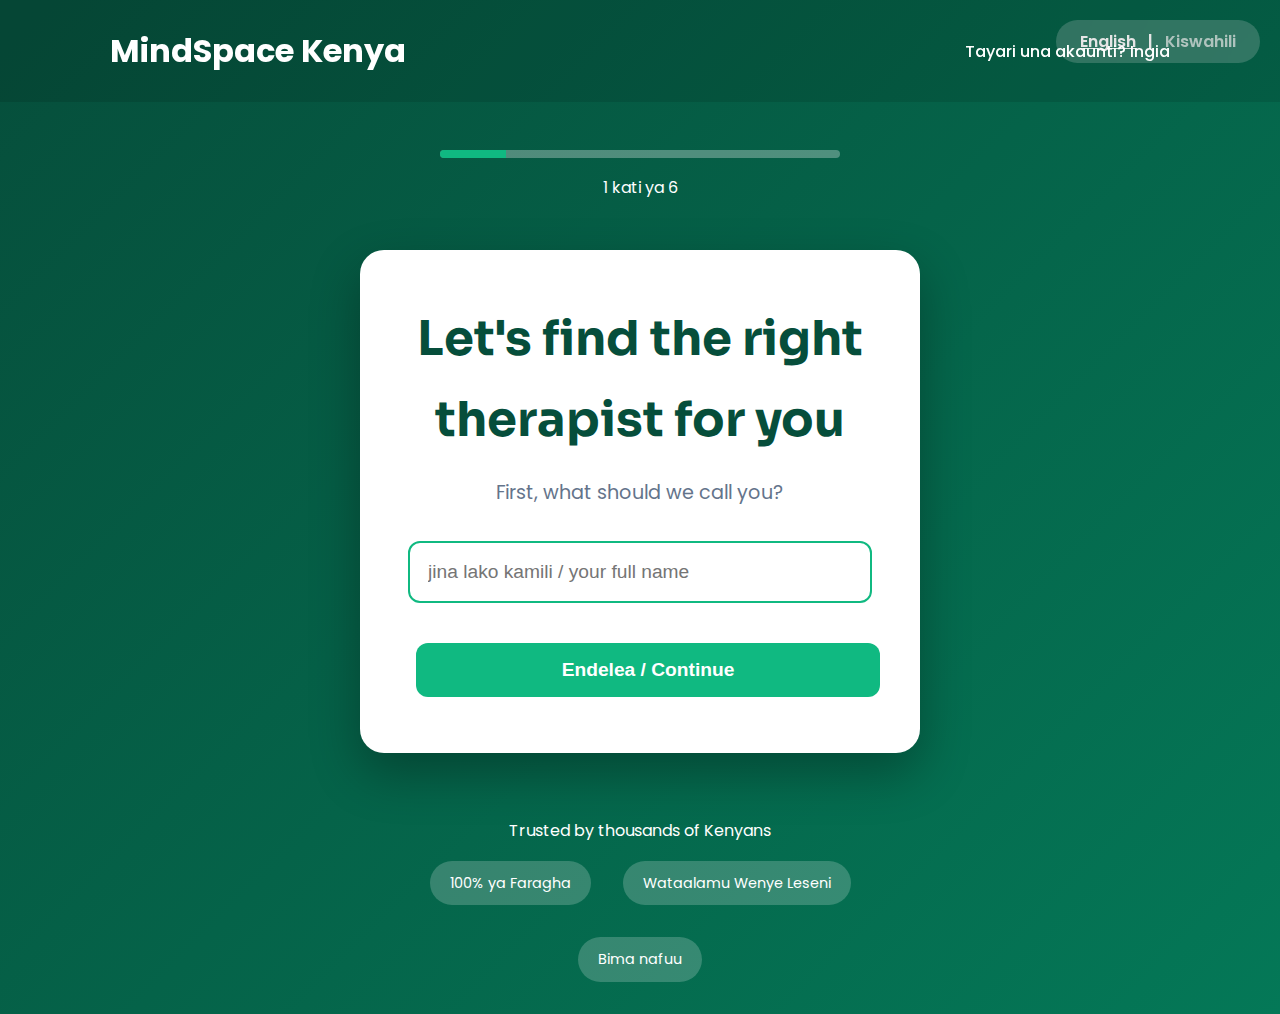
<file: getstarted.html>
<!DOCTYPE html>
<html lang="sw">
<head>
  <meta charset="UTF-8">
  <meta name="viewport" content="width=device-width, initial-scale=1.0">
  <title>Tuanze - MindSpace Kenya</title>
  <link rel="stylesheet" href="css/styles.css">
  <link href="https://fonts.googleapis.com/css2?family=Sora:wght@300;400;500;600;700&family=Poppins:wght@400;500;600;700&display=swap" rel="stylesheet">
  <style>
    .lang-toggle {
      position: absolute;
      top: 20px;
      right: 20px;
      background: rgba(255,255,255,0.2);
      padding: 8px 16px;
      border-radius: 50px;
      color: white;
      cursor: pointer;
      font-weight: 600;
      backdrop-filter: blur(10px);
    }
    .lang-toggle span { margin: 0 8px; opacity: 0.7; }
    .lang-toggle .active { opacity: 1; text-decoration: underline; }
    .big-options { gap: 1.5rem; margin: 4rem 0; }
    .option-btn { padding: 28px 20px; font-size: 1.5rem !important; }
    h1 { font-size: 3rem !important; }
  </style>
</head>
<body class="getstarted-page">

  <div class="lang-toggle">
    <span class="lang-en active" onclick="setLanguage('en')">English</span> |
    <span class="lang-sw" onclick="setLanguage('sw')">Kiswahili</span>
  </div>

  <header class="simple-header">
    <div class="container">
      <div class="logo">MindSpace Kenya</div>
      <a href="login.html" class="text-link">Tayari una akaunti? Ingia</a>
    </div>
  </header>

  <main class="getstarted-container">
    <div class="progress-container">
      <div class="progress-bar"><div class="progress-fill" id="progressFill"></div></div>
      <p><span id="currentStep">1</span> kati ya 6</p>
    </div>

    <div class="question-card">
      <!-- STEP 1 -->
      <div id="step1" class="step active">
        <h1 data-en="Let's find the right therapist for you" data-sw="Hebu tukupatie mtaalamu anayekufaa">Let's find the right therapist for you</h1>
        <p class="subtitle" data-en="First, what should we call you?" data-sw="Kwanza, tunakuitaje?">First, what should we call you?</p>
        <input type="text" id="userNameInput" placeholder="jina lako kamili / your full name" class="big-input" autofocus>
        <button onclick="saveNameAndNext()" class="primary-btn">Endelea / Continue</button>
      </div>

      <!-- STEP 2 -->
      <div id="step2" class="step">
        <h1 data-en="What's bringing you here today?" data-sw="Ni nini kinakuleta hapa leo?">What's bringing you here today?</h1>
        <p class="subtitle" data-en="Select all that apply" data-sw="Chagua yote yanayokuhusu">Select all that apply</p>
        <div class="options-grid">
          <label><input type="checkbox" value="Stress & Anxiety"><span data-en="Stress & Anxiety" data-sw="Wasiwasi na Msongo">Stress & Anxiety</span></label>
          <label><input type="checkbox" value="Depression"><span data-en="Depression" data-sw="Unenyegevunyevu / Kukosa moyo">Depression</span></label>
          <label><input type="checkbox" value="Relationships"><span data-en="Relationships" data-sw="Mahusiano">Relationships</span></label>
          <label><input type="checkbox" value="Family Conflict"><span data-en="Family Conflict" data-sw="Migogoro ya Familia">Family Conflict</span></label>
          <label><input type="checkbox" value="Grief"><span data-en="Grief & Loss" data-sw="Huzuni na Msiba">Grief & Loss</span></label>
          <label><input type="checkbox" value="Trauma"><span data-en="Trauma" data-sw="Jeraha la Moyo">Trauma</span></label>
          <label><input type="checkbox" value="Self-esteem"><span data-en="Self-esteem" data-sw="Kujistahi">Self-esteem</span></label>
          <label><input type="checkbox" value="Work Stress"><span data-en="Work Stress" data-sw="Msongo wa Kazi">Work Stress</span></label>
        </div>
        <button onclick="nextStep(3)" class="primary-btn">Endelea / Continue</button>
      </div>

      <!-- STEP 3 -->
      <div id="step3" class="step">
        <h1 data-en="Have you ever attended therapy before?" data-sw="Umewahi kupata ushauri nasaha wa kitaalamu hapo awali?">Have you ever attended therapy before?</h1>
        <p class="subtitle" data-en="This helps us match you better" data-sw="Hii inatusaidia kukupatia mtaalamu anayefaa zaidi">This helps us match you better</p>
        <div class="big-options">
          <button onclick="selectOption(this); setAnswer('therapyBefore', 'Ndiyo'); nextStep(4)" class="option-btn">Ndiyo</button>
          <button onclick="selectOption(this); setAnswer('therapyBefore', 'Hapana'); nextStep(4)" class="option-btn">Hapana</button>
          <button onclick="selectOption(this); setAnswer('therapyBefore', 'Sijui'); nextStep(4)" class="option-btn">Sijui</button>
        </div>
      </div>

      <!-- STEP 4 -->
      <div id="step4" class="step">
        <h1 data-en="Which describes you best?" data-sw="Unajielezeaje?">Which describes you best?</h1>
        <p class="subtitle" data-en="We respect all identities" data-sw="Tunaheshimu utambulisho wako wote">We respect all identities</p>
        <div class="big-options">
          <button onclick="selectOption(this); setAnswer('gender', 'Mwanaume'); nextStep(5)" class="option-btn">Mwanaume</button>
          <button onclick="selectOption(this); setAnswer('gender', 'Mwanamke'); nextStep(5)" class="option-btn">Mwanamke</button>
          <button onclick="selectOption(this); setAnswer('gender', 'Sio wa jinsia mbili'); nextStep(5)" class="option-btn">Sio wa jinsia mbili</button>
          <button onclick="selectOption(this); setAnswer('gender', 'Sitaki kusema'); nextStep(5)" class="option-btn">Sitaki kusema</button>
        </div>
      </div>

      <!-- STEP 5 -->
      <div id="step5" class="step">
        <h1 data-en="What's your phone number?" data-sw="Nambari yako ya simu ni ipi?">What's your phone number?</h1>
        <p class="subtitle" data-en="We’ll send a confirmation code (Kenya only)" data-sw="Tutakutumia nambari ya uthibitisho (Kenya pekee)">We’ll send a confirmation code (Kenya only)</p>
        <input type="tel" id="phoneInput" placeholder="0712345678" class="big-input" maxlength="10">
        <button onclick="nextStep(6)" class="primary-btn">Tuma Nambari / Send Code</button>
      </div>

      <!-- STEP 6 -->
      <div id="step6" class="step">
        <h1 data-en="You're almost there!" data-sw="Umekaribia kumaliza!">You're almost there!</h1>
        <p class="subtitle" data-en="Create a secure password" data-sw="Unda neno la siri salama">Create a secure password</p>
        <input type="password" id="passwordInput" placeholder="Chagua neno la siri / Choose password" class="big-input">
        <input type="password" id="confirmPassword" placeholder="Thibitisha neno la siri / Confirm password" class="big-input" style="margin-top:16px;">
        <button onclick="completeSignup()" class="primary-btn">Fungua Akaunti Yangu</button>
        <p class="secure-note">Kwa kuendelea, unakubali <a href="#">Sheria na Masharti</a> yetu na <a href="#">Sera ya Faragha</a></p>
      </div>
    </div>

    <div class="trust-badges">
      <p data-en="Trusted by thousands of Kenyans" data-sw="Imeaminiwa na maelfu ya Wakenya">Trusted by thousands of Kenyans</p>
      <div class="badges">
        <span>100% ya Faragha</span>
        <span>Wataalamu Wenye Leseni</span>
        <span>Bima nafuu</span>
      </div>
    </div>
  </main>

  <script>
    let assessmentData = { name: '', concerns: [], therapyBefore: '', gender: '', phone: '', password: '' };
    let currentStep = 1;
    const totalSteps = 6;

    function setLanguage(lang) {
      document.querySelectorAll('[data-en],[data-sw]').forEach(el => {
        el.textContent = el.getAttribute(`data-${lang}`);
      });
      document.querySelectorAll('.lang-toggle span').forEach(s => s.classList.remove('active'));
      document.querySelector(`.lang-${lang}`).classList.add('active');
      document.documentElement.lang = lang;
    }

    function saveNameAndNext() {
      const name = document.getElementById('userNameInput').value.trim();
      if (!name) return alert('Tafadhali andika jina lako');
      assessmentData.name = name;
      nextStep(2);
    }

    function nextStep(step) {
      if (currentStep === 2) {
        const checked = document.querySelectorAll('#step2 input:checked');
        assessmentData.concerns = Array.from(checked).map(c => c.nextElementSibling.textContent);
        if (!assessmentData.concerns.length) return alert('Tafadhali chagua angalau moja');
      }
      if (currentStep === 5) {
        const phone = document.getElementById('phoneInput').value.trim();
        if (!/^07\d{8}$/.test(phone)) return alert('Tafadhali ingiza nambari sahihi ya Kenya');
        assessmentData.phone = phone;
      }

      document.getElementById(`step${currentStep}`).classList.remove('active');
      document.getElementById(`step${step}`).classList.add('active');
      currentStep = step;
      document.getElementById('currentStep').textContent = currentStep;
      document.getElementById('progressFill').style.width = (currentStep / totalSteps) * 100 + '%';
    }

    function selectOption(btn) {
      btn.parentElement.querySelectorAll('.option-btn').forEach(b => b.classList.remove('selected'));
      btn.classList.add('selected');
    }

    function setAnswer(key, value) { assessmentData[key] = value; }

    function completeSignup() {
      const pass = document.getElementById('passwordInput').value;
      const confirm = document.getElementById('confirmPassword').value;
      if (pass.length < 6) return alert('Neno la siri lazima liwe na angalau herufi 6');
      if (pass !== confirm) return alert('Maneno ya siri hayalingani');

      assessmentData.password = pass;
      const email = assessmentData.phone + '@mindspace.co.ke';
      let users = JSON.parse(localStorage.getItem('mindspace_users') || '[]');

      if (users.some(u => u.email === email)) {
        alert('Nambari hii tayari imesajiliwa!');
        return window.location.href = 'login.html';
      }

      users.push({ name: assessmentData.name, email, password: pass, phone: assessmentData.phone, verified: true });
      localStorage.setItem('mindspace_users', JSON.stringify(users));
      localStorage.setItem('mindspace_user', JSON.stringify({ name: assessmentData.name, email }));
      localStorage.setItem('user_assessment', JSON.stringify(assessmentData));

      alert(`Karibu sana ${assessmentData.name}! Tunakutafutia mtaalamu sasa hivi`);
      window.location.href = 'dashboard.html';
    }

    // Auto-detect Swahili users
    if (navigator.language.startsWith('sw') || localStorage.getItem('lang') === 'sw') setLanguage('sw');
  </script>
</body>
</html>
</file>
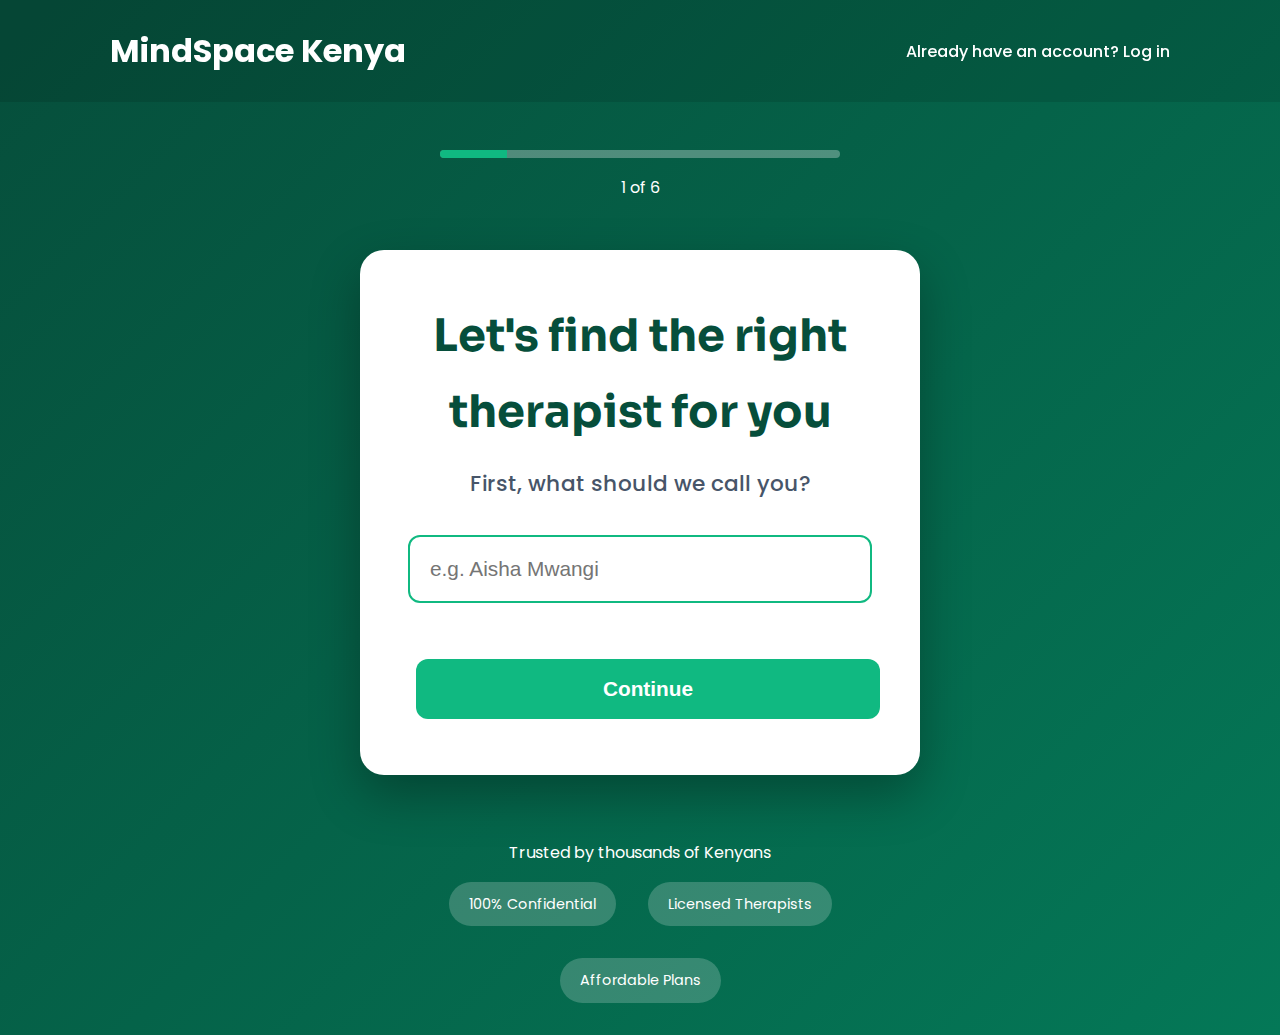
<file: getstarteden.html>
<!DOCTYPE html>
<html lang="en">
<head>
  <meta charset="UTF-8">
  <meta name="viewport" content="width=device-width, initial-scale=1.0">
  <title>Get Started - MindSpace Kenya</title>
  <link rel="stylesheet" href="css/styles.css">
  <link href="https://fonts.googleapis.com/css2?family=Sora:wght@300;400;500;600;700&family=Poppins:wght@400;500;600;700&display=swap" rel="stylesheet">
  <style>
    /* Enhanced Visibility for Big Buttons */
    .big-options {
      display: grid;
      grid-template-columns: 1fr;
      gap: 1.2rem;
      margin: 3rem 0;
    }

    .option-btn {
      padding: 24px 20px;
      font-size: 1.4rem !important;
      font-weight: 600;
      background: #f1f5f9;
      color: #1e293b;
      border: 3px solid #e2e8f0;
      border-radius: 18px;
      cursor: pointer;
      transition: all 0.3s ease;
      box-shadow: 0 4px 15px rgba(0,0,0,0.05);
    }

    .option-btn:hover {
      background: #ecfdf5;
      border-color: #10b981;
      transform: translateY(-4px);
      box-shadow: 0 10px 25px rgba(16, 185, 129, 0.15);
    }

    .option-btn.selected {
      background: #10b981 !important;
      color: white !important;
      border-color: #10b981 !important;
      box-shadow: 0 10px 30px rgba(16, 185, 129, 0.3);
    }

    .option-btn:active {
      transform: translateY(-2px);
    }

    /* Make text stand out */
    .question-card h1 {
      font-size: 2.8rem !important;
      color: #064e3b;
      margin-bottom: 1rem;
    }

    .subtitle {
      font-size: 1.35rem !important;
      color: #475569;
      font-weight: 500;
    }

    .big-input {
      font-size: 1.3rem !important;
      padding: 20px !important;
    }

    .primary-btn {
      font-size: 1.3rem !important;
      padding: 18px 40px !important;
      margin-top: 2rem;
    }
  </style>
</head>
<body class="getstarted-page">

  <header class="simple-header">
    <div class="container">
      <div class="logo">MindSpace Kenya</div>
      <a href="login.html" class="text-link">Already have an account? Log in</a>
    </div>
  </header>

  <main class="getstarted-container">
    <div class="progress-container">
      <div class="progress-bar">
        <div class="progress-fill" id="progressFill"></div>
      </div>
      <p><span id="currentStep">1</span> of 6</p>
    </div>

    <div class="question-card">
      <!-- STEP 1: Name -->
      <div id="step1" class="step active">
        <h1>Let's find the right therapist for you</h1>
        <p class="subtitle">First, what should we call you?</p>
        <input type="text" id="userNameInput" placeholder="e.g. Aisha Mwangi" class="big-input" autofocus>
        <button onclick="saveNameAndNext()" class="primary-btn">Continue</button>
      </div>

      <!-- STEP 2: Concerns -->
      <div id="step2" class="step">
        <h1>What's bringing you here today?</h1>
        <p class="subtitle">Select all that apply</p>
        <div class="options-grid">
          <label><input type="checkbox" value="Stress & Anxiety"> Stress & Anxiety</label>
          <label><input type="checkbox" value="Depression"> Depression</label>
          <label><input type="checkbox" value="Relationships"> Relationships</label>
          <label><input type="checkbox" value="Family Conflict"> Family Conflict</label>
          <label><input type="checkbox" value="Grief"> Grief & Loss</label>
          <label><input type="checkbox" value="Trauma"> Trauma</label>
          <label><input type="checkbox" value="Self-esteem"> Self-esteem</label>
          <label><input type="checkbox" value="Work Stress"> Work Stress</label>
        </div>
        <button onclick="nextStep(3)" class="primary-btn">Continue</button>
      </div>

      <!-- STEP 3: Therapy Before (NOW SUPER VISIBLE) -->
      <div id="step3" class="step">
        <h1>Have you ever attended therapy before?</h1>
        <p class="subtitle">This helps us match you better</p>
        <div class="big-options">
          <button onclick="selectOption(this); setAnswer('therapyBefore', 'Yes'); nextStep(4)" class="option-btn">Yes</button>
          <button onclick="selectOption(this); setAnswer('therapyBefore', 'No'); nextStep(4)" class="option-btn">No</button>
          <button onclick="selectOption(this); setAnswer('therapyBefore', 'Not sure'); nextStep(4)" class="option-btn">Not sure</button>
        </div>
      </div>

      <!-- STEP 4: Gender (NOW SUPER VISIBLE) -->
      <div id="step4" class="step">
        <h1>Which describes you best?</h1>
        <p class="subtitle">We respect all identities</p>
        <div class="big-options">
          <button onclick="selectOption(this); setAnswer('gender', 'Male'); nextStep(5)" class="option-btn">Male</button>
          <button onclick="selectOption(this); setAnswer('gender', 'Female'); nextStep(5)" class="option-btn">Female</button>
          <button onclick="selectOption(this); setAnswer('gender', 'Non-binary'); nextStep(5)" class="option-btn">Non-binary</button>
          <button onclick="selectOption(this); setAnswer('gender', 'Prefer not to say'); nextStep(5)" class="option-btn">Prefer not to say</button>
        </div>
      </div>

      <!-- STEP 5: Phone -->
      <div id="step5" class="step">
        <h1>What's your phone number?</h1>
        <p class="subtitle">We’ll send a confirmation code (Kenya only)</p>
        <input type="tel" id="phoneInput" placeholder="0712345678" class="big-input" maxlength="10">
        <button onclick="nextStep(6)" class="primary-btn">Send Code</button>
      </div>

      <!-- STEP 6: Password -->
      <div id="step6" class="step">
        <h1>You're almost there!</h1>
        <p class="subtitle">Create a secure password</p>
        <input type="password" id="passwordInput" placeholder="Choose a strong password" class="big-input">
        <input type="password" id="confirmPassword" placeholder="Confirm your password" class="big-input" style="margin-top:16px;">
        <button onclick="completeSignup()" class="primary-btn">Create My Account</button>
        <p class="secure-note">By continuing, you agree to our <a href="#">Terms</a> and <a href="#">Privacy Policy</a></p>
      </div>
    </div>

    <div class="trust-badges">
      <p>Trusted by thousands of Kenyans</p>
      <div class="badges">
        <span>100% Confidential</span>
        <span>Licensed Therapists</span>
        <span>Affordable Plans</span>
      </div>
    </div>
  </main>

  <script>
    let assessmentData = {
      name: '', concerns: [], therapyBefore: '', gender: '', phone: '', password: ''
    };
    let currentStep = 1;
    const totalSteps = 6;

    function saveNameAndNext() {
      const name = document.getElementById('userNameInput').value.trim();
      if (!name) return alert('Please enter your name');
      assessmentData.name = name;
      nextStep(2);
    }

    function nextStep(step) {
      if (currentStep === 2) {
        const checked = document.querySelectorAll('#step2 input[type="checkbox"]:checked');
        assessmentData.concerns = Array.from(checked).map(c => c.value);
        if (assessmentData.concerns.length === 0) return alert('Please select at least one concern');
      }
      if (currentStep === 5) {
        const phone = document.getElementById('phoneInput').value.trim();
        if (!/^07\d{8}$/.test(phone)) return alert('Please enter a valid Kenyan number (07xxxxxxxx)');
        assessmentData.phone = phone;
      }

      document.getElementById(`step${currentStep}`).classList.remove('active');
      document.getElementById(`step${step}`).classList.add('active');
      currentStep = step;
      updateProgress();
    }

    function setAnswer(key, value) {
      assessmentData[key] = value;
    }

    function selectOption(btn) {
      // Visual feedback: remove selected from siblings
      const parent = btn.parentElement;
      parent.querySelectorAll('.option-btn').forEach(b => b.classList.remove('selected'));
      btn.classList.add('selected');
    }

    function updateProgress() {
      document.getElementById('currentStep').textContent = currentStep;
      document.getElementById('progressFill').style.width = (currentStep / totalSteps) * 100 + '%';
    }

    function completeSignup() {
      const password = document.getElementById('passwordInput').value;
      const confirm = document.getElementById('confirmPassword').value;
      if (password.length < 6) return alert('Password must be at least 6 characters');
      if (password !== confirm) return alert('Passwords do not match');

      assessmentData.password = password;

      let users = JSON.parse(localStorage.getItem('mindspace_users') || '[]');
      const email = assessmentData.phone + '@mindspace.co.ke';

      if (users.some(u => u.email === email)) {
        alert('This phone number is already registered!');
        window.location.href = 'login.html';
        return;
      }

      users.push({
        name: assessmentData.name,
        email: email,
        password: assessmentData.password,
        phone: assessmentData.phone,
        concerns: assessmentData.concerns,
        verified: true
      });

      localStorage.setItem('mindspace_users', JSON.stringify(users));
      localStorage.setItem('mindspace_user', JSON.stringify({ name: assessmentData.name, email }));
      localStorage.setItem('user_assessment', JSON.stringify(assessmentData));

      alert(`Asante ${assessmentData.name}! We're matching you with a therapist now...`);
      window.location.href = 'dashboard.html';
    }

    // Start
    updateProgress();
  </script>
</body>
</html>
</file>
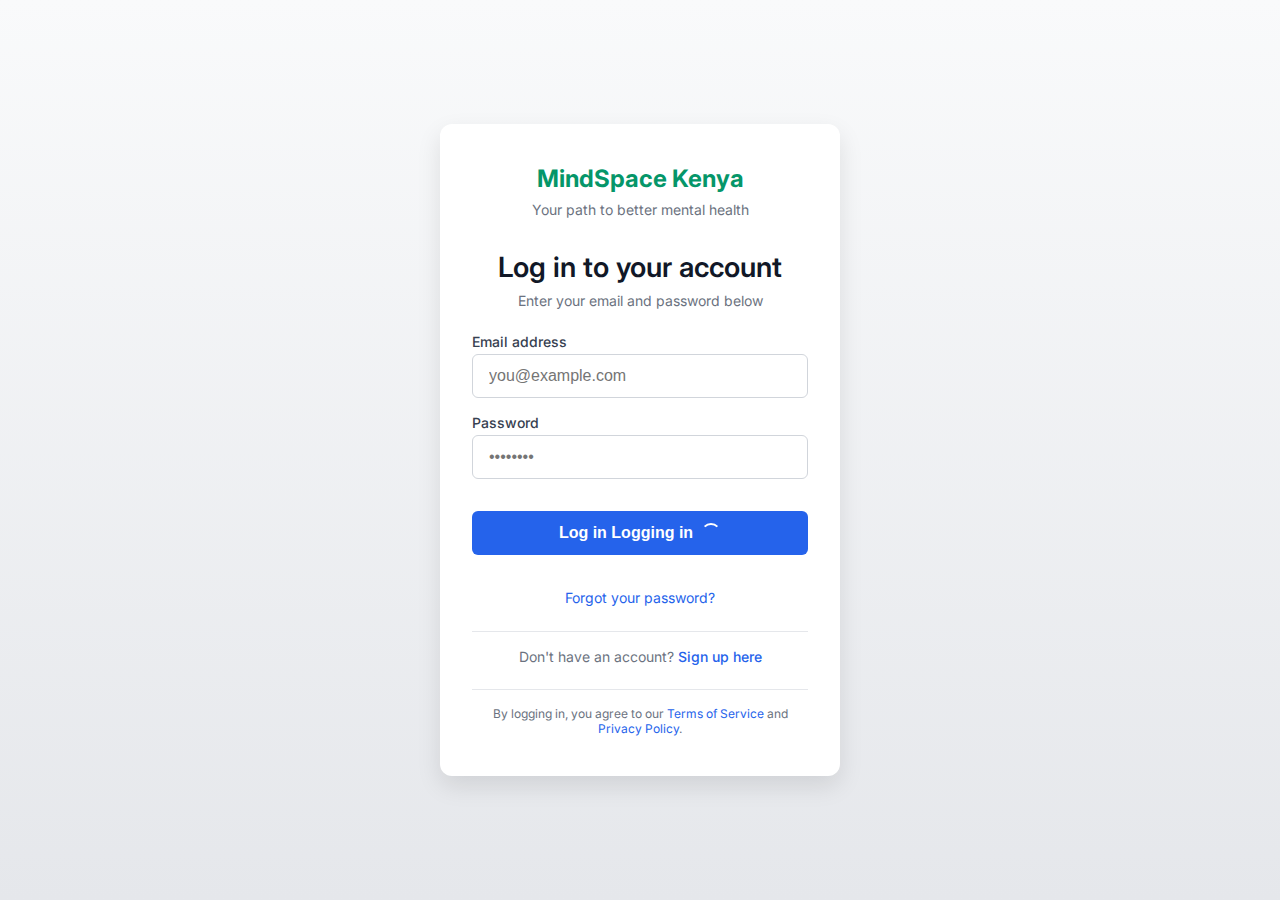
<file: login.html>
<!DOCTYPE html>
<html lang="en">
<head>
  <meta charset="UTF-8">
  <meta name="viewport" content="width=device-width, initial-scale=1.0">
  <title>Log In - MindSpace Kenya</title>
  <link href="https://fonts.googleapis.com/css2?family=Inter:wght@400;500;600;700&display=swap" rel="stylesheet">
  <style>
    :root {
      --bh-blue: #2563eb;
      --bh-blue-dark: #1d4ed8;
      --bh-white: #ffffff;
      --bh-gray: #6b7280;
      --bh-light-gray: #f9fafb;
      --error-red: #ef4444;
      --jungle-accent: #059669; /* Tie-in to your theme */
    }
    * { margin: 0; padding: 0; box-sizing: border-box; }
    body {
      font-family: 'Inter', sans-serif;
      background: linear-gradient(to bottom, #f9fafb, #e5e7eb);
      display: flex;
      justify-content: center;
      align-items: center;
      min-height: 100vh;
      padding: 20px;
    }
    .login-container {
      background: var(--bh-white);
      border-radius: 12px;
      box-shadow: 0 10px 25px rgba(0, 0, 0, 0.1);
      width: 100%;
      max-width: 400px;
      padding: 40px 32px;
      text-align: center;
    }
    .logo {
      color: var(--jungle-accent);
      font-size: 1.5rem;
      font-weight: 700;
      margin-bottom: 8px;
    }
    .tagline {
      color: var(--bh-gray);
      font-size: 0.875rem;
      margin-bottom: 32px;
    }
    .login-header h2 {
      font-size: 1.75rem;
      font-weight: 600;
      color: #111827;
      margin-bottom: 8px;
    }
    .login-header p {
      color: var(--bh-gray);
      font-size: 0.875rem;
      margin-bottom: 24px;
    }
    .form-group {
      margin-bottom: 16px;
      text-align: left;
    }
    .form-group label {
      display: block;
      font-weight: 500;
      color: #374151;
      margin-bottom: 4px;
      font-size: 0.875rem;
    }
    .form-group input {
      width: 100%;
      padding: 12px 16px;
      border: 1px solid #d1d5db;
      border-radius: 6px;
      font-size: 1rem;
      transition: border-color 0.2s;
    }
    .form-group input:focus {
      outline: none;
      border-color: var(--bh-blue);
      box-shadow: 0 0 0 3px rgba(37, 99, 235, 0.1);
    }
    .error-msg {
      color: var(--error-red);
      font-size: 0.75rem;
      margin-top: 4px;
      display: none;
    }
    .login-btn {
      width: 100%;
      background: var(--bh-blue);
      color: white;
      border: none;
      padding: 12px;
      border-radius: 6px;
      font-size: 1rem;
      font-weight: 600;
      cursor: pointer;
      transition: background 0.2s;
      position: relative;
      margin: 16px 0;
    }
    .login-btn:hover:not(:disabled) { background: var(--bh-blue-dark); }
    .login-btn:disabled { background: #9ca3af; cursor: not-allowed; }
    .loading {
      display: inline-flex;
      align-items: center;
    }
    .loading::after {
      content: '';
      width: 16px;
      height: 16px;
      margin-left: 8px;
      border: 2px solid transparent;
      border-top: 2px solid currentColor;
      border-radius: 50%;
      animation: spin 1s linear infinite;
    }
    @keyframes spin { 0% { transform: rotate(0deg); } 100% { transform: rotate(360deg); } }
    .forgot-password {
      text-align: center;
      margin: 16px 0;
    }
    .forgot-password a {
      color: var(--bh-blue);
      text-decoration: none;
      font-size: 0.875rem;
    }
    .forgot-password a:hover { text-decoration: underline; }
    .signup-prompt {
      text-align: center;
      margin: 24px 0;
      padding-top: 16px;
      border-top: 1px solid #e5e7eb;
    }
    .signup-prompt p { color: var(--bh-gray); font-size: 0.875rem; }
    .signup-prompt a { color: var(--bh-blue); font-weight: 500; text-decoration: none; }
    .signup-prompt a:hover { text-decoration: underline; }
    .login-footer {
      text-align: center;
      margin-top: 24px;
      padding-top: 16px;
      border-top: 1px solid #e5e7eb;
      font-size: 0.75rem;
      color: var(--bh-gray);
    }
    .login-footer a { color: var(--bh-blue); text-decoration: none; }
    .login-footer a:hover { text-decoration: underline; }
    @media (max-width: 480px) {
      .login-container { padding: 32px 24px; margin: 10px; }
      .login-header h2 { font-size: 1.5rem; }
    }
  </style>
</head>
<body>
  <div class="login-container">
    <div class="logo">MindSpace Kenya</div>
    <div class="tagline">Your path to better mental health</div>
    
    <div class="login-header">
      <h2>Log in to your account</h2>
      <p>Enter your email and password below</p>
    </div>

    <form id="loginForm">
      <div class="form-group">
        <label for="loginEmail">Email address</label>
        <input type="email" id="loginEmail" placeholder="you@example.com" required>
        <span class="error-msg" id="emailError">Please enter a valid email address.</span>
      </div>
      
      <div class="form-group">
        <label for="loginPassword">Password</label>
        <input type="password" id="loginPassword" placeholder="••••••••" required>
        <span class="error-msg" id="passwordError">Password must be at least 6 characters.</span>
      </div>
      
      <button type="submit" class="login-btn" id="loginBtn">
        <span class="btn-text">Log in</span>
        <span class="loading hidden">Logging in</span>
      </button>
      
      <div class="forgot-password">
        <a href="#" onclick="forgotPassword(event)">Forgot your password?</a>
      </div>
      
      <div class="signup-prompt">
        <p>Don't have an account? <a href="#" onclick="toggleToSignup(event)">Sign up here</a></p>
      </div>
    </form>
    
    <div class="login-footer">
      <p>By logging in, you agree to our <a href="#">Terms of Service</a> and <a href="#">Privacy Policy</a>.</p>
    </div>
  </div>

  <script>
    function forgotPassword(e) {
      e.preventDefault();
      const email = prompt('Enter your email to reset your password:');
      if (email) {
        alert(`If an account with ${email} exists, we've sent a reset link. Check your inbox!`);
      }
    }

    function toggleToSignup(e) {
      e.preventDefault();
      // For full app, redirect to signup.html or show signup form
      alert('Redirecting to signup... (In full app, this would open signup modal or page)');
      // Example: window.location.href = 'signup.html';
    }

    document.addEventListener('DOMContentLoaded', function() {
      const form = document.getElementById('loginForm');
      const submitBtn = document.getElementById('loginBtn');
      const btnText = submitBtn.querySelector('.btn-text');
      const loading = submitBtn.querySelector('.loading');

      form.addEventListener('submit', function(e) {
        e.preventDefault();
        const email = document.getElementById('loginEmail').value.trim();
        const password = document.getElementById('loginPassword').value;

        // Validation
        if (!email || !email.includes('@')) {
          document.getElementById('emailError').style.display = 'block';
          return;
        }
        if (password.length < 6) {
          document.getElementById('passwordError').style.display = 'block';
          return;
        }

        // Hide errors
        document.querySelectorAll('.error-msg').forEach(msg => msg.style.display = 'none');

        // Show loading
        submitBtn.disabled = true;
        btnText.style.display = 'none';
        loading.classList.remove('hidden');

        // Simulate API call (2 seconds)
        setTimeout(() => {
          // Store in localStorage (demo auth)
          localStorage.setItem('userLoggedIn', 'true');
          localStorage.setItem('userEmail', email);
          alert('Login successful! Welcome back to MindSpace Kenya.');
          
          // Redirect to dashboard (adjust path as needed)
          window.location.href = 'dashboard.html'; // Or your dashboard URL
        }, 2000);
      });
    });
  </script>
</body>
</html>
</file>
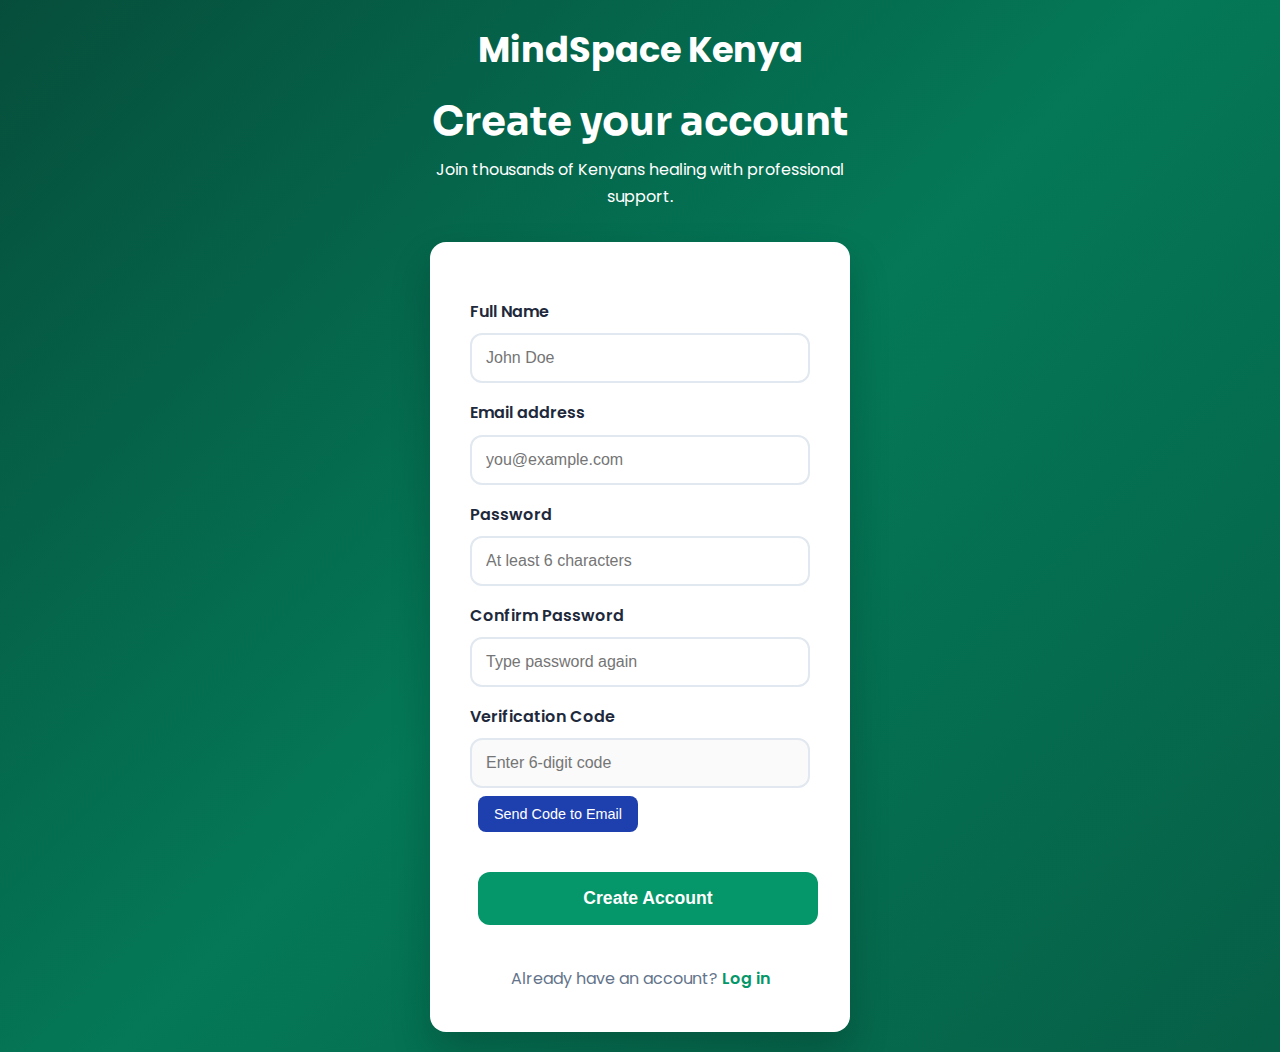
<file: signup.html>
<!DOCTYPE html>
<html lang="en">
<head>
  <meta charset="UTF-8">
  <meta name="viewport" content="width=device-width, initial-scale=1.0">
  <title>Sign Up - MindSpace Kenya</title>
  <link rel="stylesheet" href="css/styles.css">
  <link href="https://fonts.googleapis.com/css2?family=Sora:wght@300;400;500;600;700&family=Poppins:wght@400;500;600;700&display=swap" rel="stylesheet">
</head>
<body class="login-page">
  <div class="login-container">
    <div class="login-header">
      <div class="logo">MindSpace Kenya</div>
      <h1>Create your account</h1>
      <p>Join thousands of Kenyans healing with professional support.</p>
    </div>

    <div class="login-card">
      <form id="signupForm">
        <div class="input-group">
          <label for="name">Full Name</label>
          <input type="text" id="name" placeholder="John Doe" required>
        </div>

        <div class="input-group">
          <label for="signupEmail">Email address</label>
          <input type="email" id="signupEmail" placeholder="you@example.com" required>
        </div>

        <div class="input-group">
          <label for="signupPassword">Password</label>
          <input type="password" id="signupPassword" placeholder="At least 6 characters" required>
        </div>

        <div class="input-group">
          <label for="confirmPassword">Confirm Password</label>
          <input type="password" id="confirmPassword" placeholder="Type password again" required>
          <small class="error" id="confirmError"></small>
        </div>

        <div class="input-group">
          <label for="verificationCode">Verification Code</label>
          <input type="text" id="verificationCode" placeholder="Enter 6-digit code" maxlength="6" disabled>
          <button type="button" id="sendCodeBtn" class="small-btn">Send Code to Email</button>
          <small class="success hidden" id="codeSent">Check your email! (Check console)</small>
          <small class="error" id="codeError"></small>
        </div>

        <button type="submit" class="login-btn">
          <span class="btn-text">Create Account</span>
          <span class="loading hidden">Creating...</span>
        </button>
      </form>

      <div class="login-footer">
        <p>Already have an account? <a href="login.html">Log in</a></p>
      </div>
    </div>
  </div>

  <script src="js/app.js"></script>
</body>
</html>
</file>
<file: css/styles.css>
:root {
  --jungle: #064e3b;
  --jungle-light: #059669;
  --jungle-bg: linear-gradient(135deg, #064e3b 0%, #047857 50%, #065f46 100%);
  --card-bg: rgba(255, 255, 255, 0.95);
  --text: #0f172a;
  --text-light: #475569;
  --accent: #10b981;
}

* { margin: 0; padding: 0; box-sizing: border-box; }
body { font-family: 'Poppins', sans-serif; background: var(--jungle-bg); color: var(--text); line-height: 1.7; }
.container { max-width: 1200px; margin: 0 auto; padding: 20px; }

header { background: rgba(6, 78, 59, 0.95); padding: 1rem 0; position: sticky; top: 0; z-index: 100; }
nav { display: flex; justify-content: space-between; align-items: center; }
.logo { font-size: 2rem; font-weight: 700; color: white; }
.nav-links a { color: white; text-decoration: none; margin-left: 2rem; font-weight: 500; }

.cta-btn { background: var(--accent); color: white; padding: 16px 32px; border: none; border-radius: 12px; font-size: 1.2rem; cursor: pointer; text-decoration: none; display: inline-block; }
.cta-btn:hover { background: #047857; }

.hero { padding: 100px 20px; text-align: center; color: white; }
.hero h1 { font-size: 4rem; margin-bottom: 1rem; font-family: 'Sora', sans-serif; }
.hero p { font-size: 1.5rem; max-width: 800px; margin: 0 auto 2rem; }

.about, .features, .payment { padding: 80px 20px; }
.about h2, .features h2, .payment h2 { font-size: 3rem; text-align: center; margin-bottom: 2rem; color: white; }

.grid { display: grid; grid-template-columns: repeat(auto-fit, minmax(300px, 1fr)); gap: 2rem; }
.feature-card, .tool-card, .pricing-card { background: var(--card-bg); padding: 2rem; border-radius: 16px; text-align: center; box-shadow: 0 10px 30px rgba(0,0,0,0.2); }
.tool-card { cursor: pointer; transition: 0.3s; border: 3px solid var(--jungle-light); }
.tool-card:hover { transform: translateY(-5px); }

.section-img { width: 100%; border-radius: 16px; max-height: 400px; object-fit: cover; margin-top: 2rem; }

/* Dashboard */
.dashboard { padding: 80px 0; }
.greeting { text-align: center; margin-bottom: 3rem; color: white; }
.greeting h1 { font-size: 3rem; font-family: 'Sora', sans-serif; }

.profile-card, .therapist-card { background: var(--card-bg); padding: 2rem; border-radius: 16px; box-shadow: 0 10px 30px rgba(0,0,0,0.2); text-align: center; }
.profile-pic { width: 120px; height: 120px; border-radius: 50%; overflow: hidden; margin: 0 auto 1rem; cursor: pointer; border: 4px solid var(--jungle-light); }
.profile-pic img { width: 100%; height: 100%; object-fit: cover; }

.chart-card { background: var(--card-bg); padding: 2rem; border-radius: 16px; margin: 2rem 0; }
.crisis-card { background: rgba(239, 68, 68, 0.1); border: 1px solid #ef4444; padding: 1.5rem; border-radius: 16px; text-align: center; color: #dc2626; margin: 2rem 0; }

button, .mpesa-btn, .chat-btn { background: var(--accent); color: white; padding: 12px 24px; border: none; border-radius: 8px; cursor: pointer; margin: 0.5rem; }
.mpesa-btn { background: #00ff00 !important; color: black !important; font-weight: bold; }
.mpesa-btn img { vertical-align: middle; margin-right: 8px; }

.price { font-size: 2.5rem; color: var(--jungle); font-weight: bold; }

/* Login & Signup Pages */
.login-page { background: var(--jungle-bg); min-height: 100vh; display: flex; align-items: center; justify-content: center; padding: 20px; }
.login-container { width: 100%; max-width: 420px; }
.login-header { text-align: center; color: white; margin-bottom: 2rem; }
.login-header .logo { font-size: 2.2rem; font-weight: 700; margin-bottom: 0.5rem; }
.login-header h1 { font-family: 'Sora', sans-serif; font-size: 2.5rem; }
.login-card { background: white; padding: 2.5rem; border-radius: 16px; box-shadow: 0 20px 40px rgba(0,0,0,0.2); }
.input-group { margin-bottom: 1.2rem; }
.input-group label { display: block; margin-bottom: 0.5rem; font-weight: 600; color: #1e293b; }
.input-group input { width: 100%; padding: 14px; border: 2px solid #e2e8f0; border-radius: 8px; font-size: 1rem; }
.input-group input:focus { outline: none; border-color: var(--jungle-light); }
.error { color: #ef4444; font-size: 0.875rem; margin-top: 0.4rem; display: block; }
.success { color: #059669; }
.small-btn { margin-top: 8px; padding: 10px 16px; background: #1e40af; font-size: 0.9rem; color: white; border: none; border-radius: 8px; }
.login-btn { width: 100%; background: var(--jungle-light); color: white; padding: 16px; border: none; border-radius: 12px; font-size: 1.1rem; font-weight: 600; cursor: pointer; position: relative; margin-top: 1rem; }
.login-btn:hover { background: #047857; }
.loading { position: absolute; inset: 0; display: flex; align-items: center; justify-content: center; background: rgba(5, 150, 105, 0.9); border-radius: 12px; }
.hidden { display: none !important; }
.login-footer { text-align: center; margin-top: 2rem; color: #64748b; }
.login-footer a { color: var(--jungle-light); font-weight: 600; text-decoration: none; }
.secure-note { text-align: center; color: rgba(255,255,255,0.8); margin-top: 2rem; font-size: 0.9rem; }

/* Chat Modal */
.chat-modal { display: none; flex-direction: column; position: fixed; bottom: 20px; right: 20px; width: 380px; height: 550px; background: white; border-radius: 16px; box-shadow: 0 10px 30px rgba(0,0,0,0.3); z-index: 1000; border: 3px solid var(--jungle-light); }
.chat-header { padding: 1rem; background: var(--jungle); color: white; border-radius: 13px 13px 0 0; display: flex; justify-content: space-between; align-items: center; }
.therapist-info { display: flex; align-items: center; gap: 10px; }
.chat-messages { flex: 1; padding: 1rem; overflow-y: auto; background: #f8fafc; }
.message { margin: 8px 0; padding: 10px 14px; border-radius: 18px; max-width: 80%; word-wrap: break-word; }
.message.user { background: var(--jungle-light); color: white; margin-left: auto; border-bottom-right-radius: 4px; }
.message.therapist { background: #e2e8f0; color: #1e293b; border-bottom-left-radius: 4px; }
.chat-input { display: flex; padding: 1rem; background: white; border-top: 1px solid #ddd; }
.chat-input input { flex: 1; padding: 12px; border: 1px solid #ddd; border-radius: 25px; margin-right: 8px; }

footer { background: rgba(6, 78, 59, 0.95); color: white; text-align: center; padding: 2rem; }
@media (max-width: 768px) { .hero h1 { font-size: 2.5rem; } }
/* Get Started Page - BetterHelp Style */
.getstarted-page {
  background: linear-gradient(135deg, #064e3b 0%, #047857 100%);
  min-height: 100vh;
  font-family: 'Poppins', sans-serif;
}

.simple-header {
  padding: 1.5rem 0;
  background: rgba(0,0,0,0.1);
}

.simple-header .container {
  display: flex;
  justify-content: space-between;
  align-items: center;
  max-width: 1100px;
  margin: 0 auto;
  padding: 0 20px;
}

.text-link {
  color: white;
  text-decoration: none;
  font-weight: 500;
}

.getstarted-container {
  max-width: 600px;
  margin: 0 auto;
  padding: 2rem 20px;
  color: white;
}

.progress-container {
  text-align: center;
  margin-bottom: 3rem;
}

.progress-bar {
  height: 8px;
  background: rgba(255,255,255,0.3);
  border-radius: 4px;
  overflow: hidden;
  max-width: 400px;
  margin: 1rem auto;
}

.progress-fill {
  height: 100%;
  background: #10b981;
  width: 16.6%;
  transition: width 0.6s ease;
}

.question-card {
  background: white;
  color: #1e293b;
  padding: 3rem;
  border-radius: 24px;
  box-shadow: 0 20px 50px rgba(0,0,0,0.3);
  text-align: center;
}

.question-card h1 {
  font-family: 'Sora', sans-serif;
  font-size: 2.5rem;
  margin-bottom: 1rem;
  color: #064e3b;
}

.subtitle {
  font-size: 1.2rem;
  color: #64748b;
  margin-bottom: 2rem;
}

.big-input {
  width: 100%;
  padding: 18px;
  font-size: 1.2rem;
  border: 2px solid #e2e8f0;
  border-radius: 12px;
  margin-bottom: 1.5rem;
}

.big-input:focus {
  outline: none;
  border-color: #10b981;
}

.primary-btn {
  background: #10b981;
  color: white;
  padding: 16px 40px;
  font-size: 1.2rem;
  font-weight: 600;
  border: none;
  border-radius: 12px;
  cursor: pointer;
  margin-top: 1rem;
  width: 100%;
}

.primary-btn:hover {
  background: #059669;
}

.options-grid {
  display: grid;
  grid-template-columns: 1fr 1fr;
  gap: 1rem;
  margin: 2rem 0;
  text-align: left;
}

.options-grid label {
  display: block;
  padding: 16px;
  background: #f8fafc;
  border: 2px solid #e2e8f0;
  border-radius: 12px;
  cursor: pointer;
  transition: all 0.3s;
}

.options-grid input:checked + label,
.options-grid label:hover {
  border-color: #10b981;
  background: #ecfdf5;
}

.big-options {
  display: grid;
  grid-template-columns: 1fr;
  gap: 1rem;
  margin: 3rem 0;
}

.option-btn {
  padding: 20px;
  font-size: 1.3rem;
  background: #f8fafc;
  border: 2px solid #e2e8f0;
  border-radius: 16px;
  cursor: pointer;
  transition: all 0.3s;
}

.option-btn:hover {
  border-color: #10b981;
  background: #ecfdf5;
}

.trust-badges {
  text-align: center;
  margin-top: 4rem;
}

.badges {
  display: flex;
  justify-content: center;
  gap: 2rem;
  margin-top: 1rem;
  flex-wrap: wrap;
}

.badges span {
  background: rgba(255,255,255,0.2);
  padding: 10px 20px;
  border-radius: 50px;
  font-size: 0.9rem;
}

.step { display: none; }
.step.active { display: block; }

.secure-note a { color: #10b981; text-decoration: underline; }
/* Make dashboard content breathe */
.dashboard-wrapper > section {
  margin-bottom: 3rem;
}

/* Smooth modal fade */
.profile-modal {
  opacity: 0;
  transition: opacity 0.3s ease;
}
.profile-modal[style*="flex"] {
  opacity: 1;
}
/* Main Layout */
.dashboard-body {
  background: linear-gradient(135deg, #064e3b 0%, #047857 100%);
  min-height: 100vh;
  font-family: 'Poppins', sans-serif;
}

.main-header {
  background: rgba(6, 78, 59, 0.98);
  padding: 1rem 0;
  position: sticky;
  top: 0;
  z-index: 1000;
  box-shadow: 0 4px 20px rgba(0,0,0,0.2);
}

.nav-container {
  display: flex;
  justify-content: space-between;
  align-items: center;
  flex-wrap: wrap;
}

.main-nav a {
  color: white;
  text-decoration: none;
  margin: 0 1.5rem;
  font-weight: 500;
  padding: 0.5rem 1rem;
  border-radius: 8px;
  transition: 0.3s;
}

.main-nav a:hover, .main-nav a.active {
  background: #10b981;
}

.profile-dropdown {
  position: relative;
  display: inline-block;
}

.profile-trigger {
  display: flex;
  align-items: center;
  gap: 10px;
  cursor: pointer;
  color: white;
  font-weight: 600;
}

.header-pic {
  width: 45px;
  height: 45px;
  border-radius: 50%;
  border: 3px solid #10b981;
  object-fit: cover;
}

.dropdown-arrow::after {
  content: "Down Arrow";
  margin-left: 8px;
}

.dropdown-menu {
  display: none;
  position: absolute;
  right: 0;
  top: 60px;
  background: white;
  min-width: 180px;
  border-radius: 12px;
  box-shadow: 0 10px 30px rgba(0,0,0,0.3);
  overflow: hidden;
}

.dropdown-menu.show { display: block; }

.dropdown-menu a {
  display: block;
  padding: 12px 20px;
  color: #1e293b;
  text-decoration: none;
  transition: 0.3s;
}

.dropdown-menu a:hover {
  background: #ecfdf5;
  color: #10b981;
}

/* Dashboard Content */
.welcome-section {
  text-align: center;
  padding: 3rem 0;
  color: white;
}

.welcome-section h1 {
  font-size: 3.5rem;
  font-family: 'Sora', sans-serif;
}

.quick-actions {
  display: grid;
  grid-template-columns: repeat(auto-fit, minmax(250px, 1fr));
  gap: 2rem;
  margin: 3rem 0;
}

.action-card {
  background: white;
  padding: 2rem;
  border-radius: 20px;
  text-align: center;
  box-shadow: 0 10px 30px rgba(0,0,0,0.1);
  cursor: pointer;
  transition: 0.3s;
}

.action-card:hover {
  transform: translateY(-10px);
  box-shadow: 0 20px 40px rgba(16,185,129,0.2);
}

.grid-2 {
  display: grid;
  grid-template-columns: 1fr 1fr;
  gap: 2rem;
  margin-top: 2rem;
}

@media (max-width: 768px) {
  .grid-2 { grid-template-columns: 1fr; }
  .nav-container { flex-direction: column; gap: 1rem; }
  .main-nav a { margin: 0.5rem; }
}
.user-info {
  display: flex;
  flex-direction: column;
  line-height: 1.3;
}

.user-info small {
  color: #94a3b8;
  font-size: 0.8rem;
  font-weight: 400;
}

.header-pic {
  width: 48px;
  height: 48px;
  border-radius: 50%;
  border: 3px solid #10b981;
  object-fit: cover;
}

.big-profile-pic {
  width: 120px;
  height: 120px;
  border-radius: 50%;
  border: 5px solid #10b981;
  object-fit: cover;
}

.input-group {
  margin: 1rem 0;
  text-align: left;
}

.input-group label {
  display: block;
  margin-bottom: 0.5rem;
  color: #1e293b;
  font-weight: 600;
}

.input-group input {
  width: 100%;
  padding: 14px;
  border: 2px solid #e2e8f0;
  border-radius: 12px;
  font-size: 1rem;
}

.input-group input:focus {
  outline: none;
  border-color: #10b981;
}
</file>
